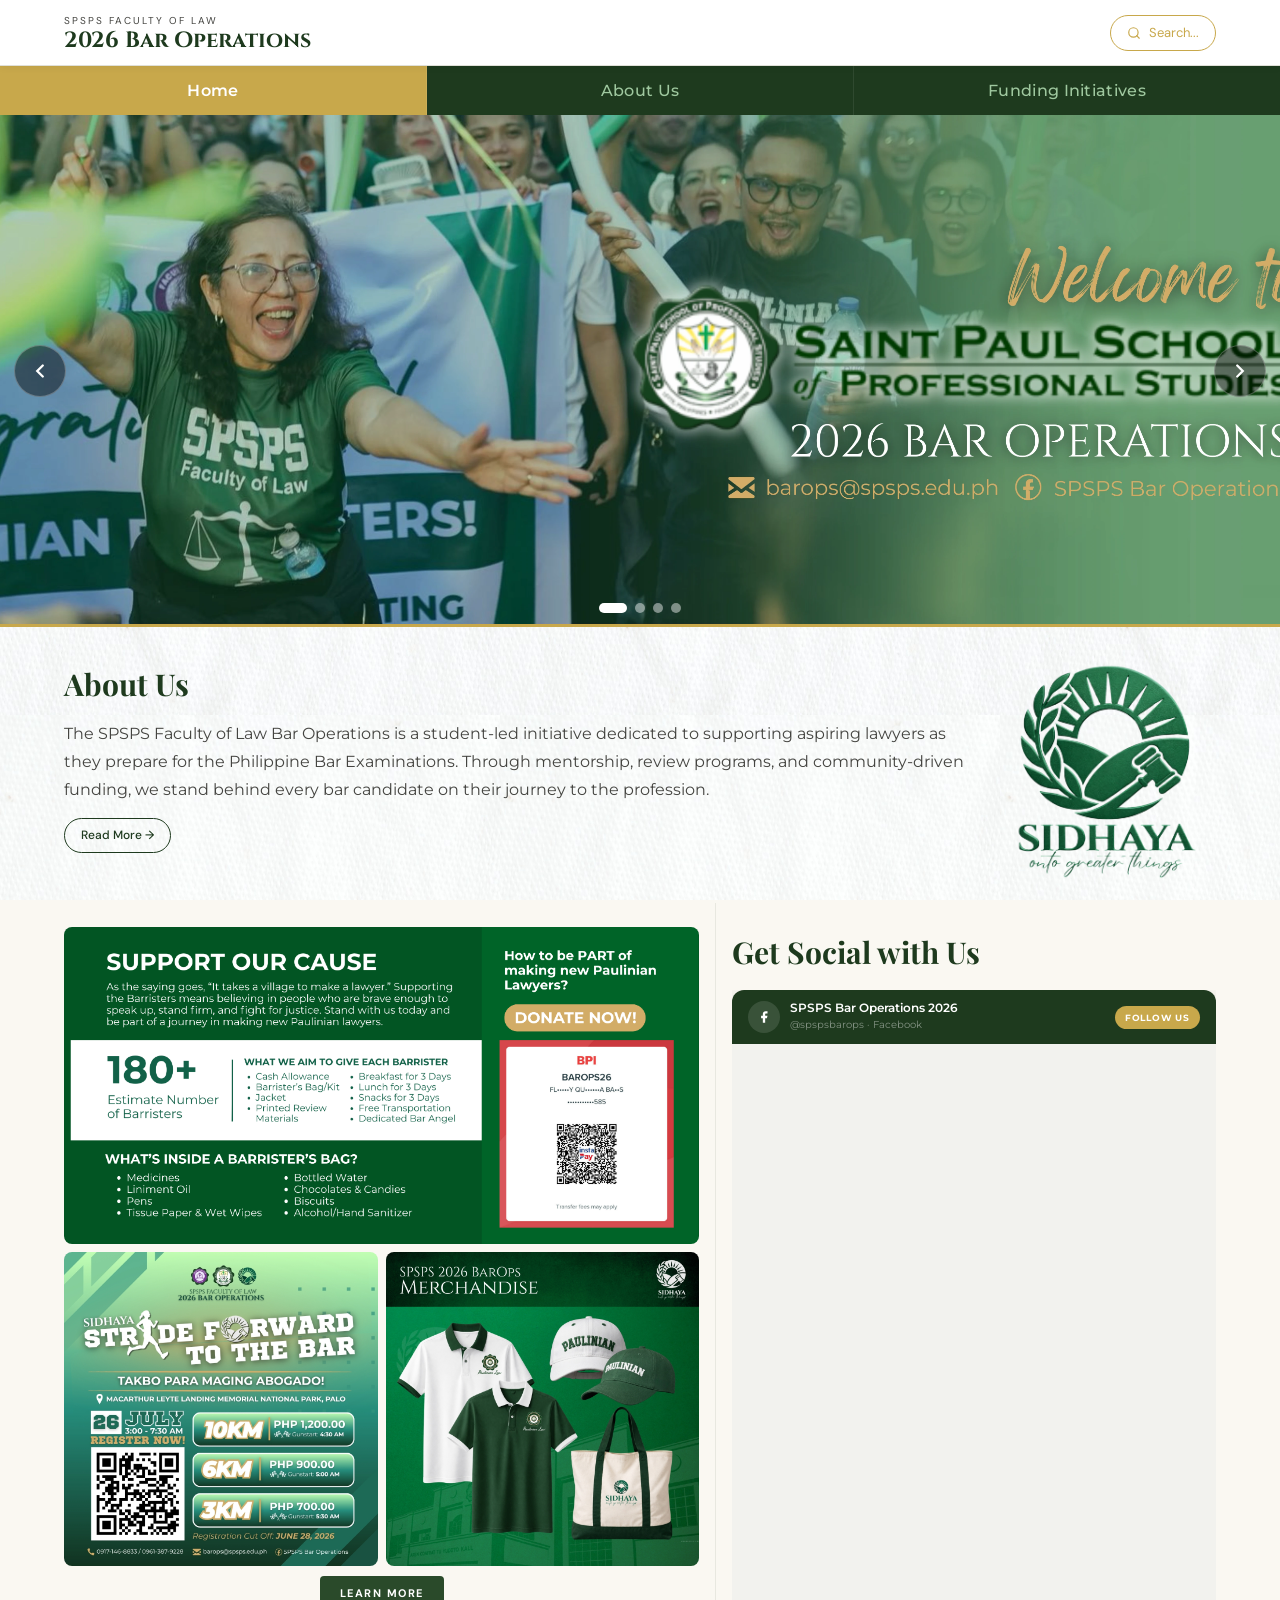
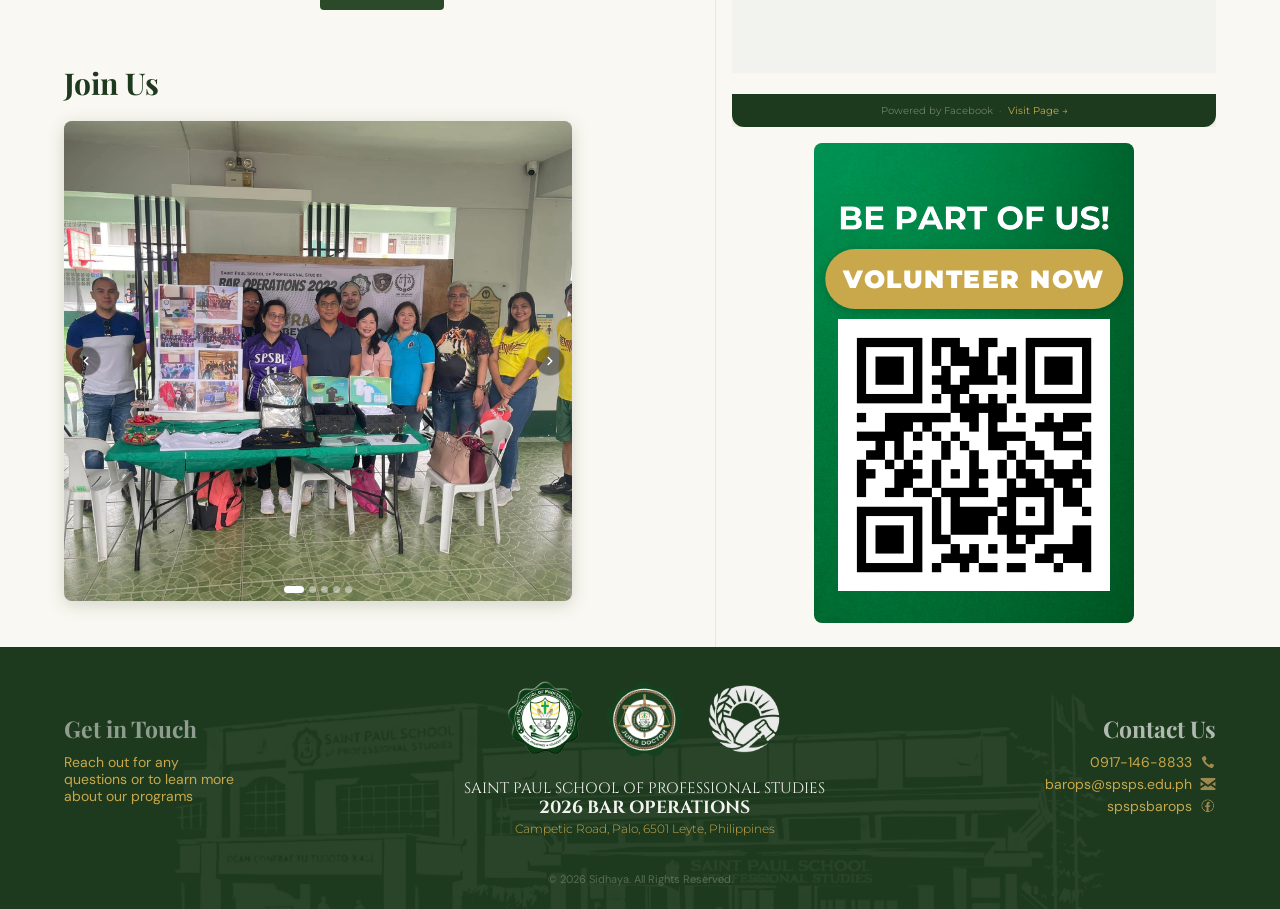
<file: index.html>
<!DOCTYPE html>
<html lang="en">
<head>
  <meta charset="UTF-8" />
  <meta name="viewport" content="width=device-width, initial-scale=1.0" />
  <title>SPSPS Faculty of Law — 2026 Bar Operations</title>
  <meta name="description" content="SPSPS Faculty of Law 2026 Bar Operations — supporting aspiring lawyers through community, activities, and funding initiatives." />

  <link rel="dns-prefetch" href="//connect.facebook.net">
  <link rel="dns-prefetch" href="//www.facebook.com">
  <link rel="dns-prefetch" href="//static.xx.fbcdn.net">

  <link rel="preload" as="image" href="assets/images/slides/slide-1.webp">
  <link rel="preload" as="image" href="assets/images/logos/sidhaya-logo.webp">

  <link rel="preconnect" href="https://fonts.googleapis.com" />
  <link rel="preconnect" href="https://fonts.gstatic.com" crossorigin />
  <link href="https://fonts.googleapis.com/css2?family=Cinzel:wght@400;700&family=Montserrat:wght@300;400;500;600&family=Playfair+Display:ital,wght@0,600;0,700;1,600&family=DM+Sans:wght@300;400;500;600&display=swap" rel="stylesheet">

  <link rel="stylesheet" href="assets/css/main.css">
  <link rel="stylesheet" href="assets/css/home.css">
</head>
<body>

  <header class="site-header">
    <div class="header-inner">
      <div class="header-brand">
        <p class="faculty-label">SPSPS Faculty of Law</p>
        <h1 class="barops-title">2026 Bar Operations</h1>
      </div>
      <div class="header-search" role="search" aria-label="Search">
        <svg viewBox="0 0 24 24" fill="none" stroke="currentColor" stroke-width="2" stroke-linecap="round" stroke-linejoin="round">
          <circle cx="11" cy="11" r="8"/><line x1="21" y1="21" x2="16.65" y2="16.65"/>
        </svg>
        Search...
      </div>
    </div>
  </header>

  <nav class="site-nav" aria-label="Primary navigation">
    <div class="nav-inner">
      <a href="index.html" class="active" aria-current="page">Home</a>
      <a href="about.html">About Us</a>
      <a href="funding.html">Funding Initiatives</a>
    </div>
  </nav>

  <section class="hero" aria-label="Photo slideshow">
    <div class="carousel-track" id="carouselTrack">
      <div class="carousel-slide active" aria-hidden="false">
        <img src="assets/images/slides/slide-1.webp" alt="Bar Ops 2026 Opening" fetchpriority="high">
      </div>
      <div class="carousel-slide" style="background:#2e5a2e;" aria-hidden="true">
        <img src="assets/images/slides/slide-2.webp" alt="Bar Ops 2026 Team" loading="lazy">
      </div>
      <div class="carousel-slide" style="background:#264a26;" aria-hidden="true">
        <img src="assets/images/slides/slide-3.webp" alt="Bar Ops 2026 Event" loading="lazy">
      </div>
      <div class="carousel-slide" style="background:#264a26;" aria-hidden="true">
        <img src="assets/images/slides/slide-4.webp" alt="Bar Ops 2026 Event" loading="lazy">
      </div>
    </div>
    <button class="carousel-btn prev" id="prevBtn" aria-label="Previous slide">
      <svg viewBox="0 0 24 24" fill="none" stroke="currentColor" stroke-width="2.5" stroke-linecap="round"><polyline points="15 18 9 12 15 6"/></svg>
    </button>
    <button class="carousel-btn next" id="nextBtn" aria-label="Next slide">
      <svg viewBox="0 0 24 24" fill="none" stroke="currentColor" stroke-width="2.5" stroke-linecap="round"><polyline points="9 6 15 12 9 18"/></svg>
    </button>
    <div class="carousel-dots" role="tablist" aria-label="Slide navigation">
      <button class="carousel-dot active" role="tab" data-index="0" aria-label="Slide 1" aria-selected="true"></button>
      <button class="carousel-dot"        role="tab" data-index="1" aria-label="Slide 2" aria-selected="false"></button>
      <button class="carousel-dot"        role="tab" data-index="2" aria-label="Slide 3" aria-selected="false"></button>
      <button class="carousel-dot"        role="tab" data-index="3" aria-label="Slide 4" aria-selected="false"></button>
    </div>
    <div class="carousel-progress" aria-hidden="true">
      <div class="carousel-progress-bar" id="progressBar"></div>
    </div>
  </section>

  <main>
    <div class="page-body">

      <section class="about-section fade-up" aria-labelledby="about-heading">
        <div class="about-text">
          <h2 class="section-heading" id="about-heading">About Us</h2>
          <p>The SPSPS Faculty of Law Bar Operations is a student-led initiative dedicated to supporting aspiring lawyers as they prepare for the Philippine Bar Examinations. Through mentorship, review programs, and community-driven funding, we stand behind every bar candidate on their journey to the profession.</p>
          <a href="about.html" class="read-more-btn">Read More &rarr;</a>
        </div>
        <div class="logo-block">
          <div class="logo-ring">
            <img src="assets/images/logos/sidhaya-logo.webp" alt="Sidhaya logo">
          </div>
        </div>
      </section>

      
      <div class="main-two-col">

        
        <div class="main-left-col">

          
          <div class="support-col fade-up">
            <div class="support-collage">
              <div class="support-collage-top">
                <img src="assets/images/funding/support.png" alt="Support Our Cause — 180+ Barristers, donation details" loading="lazy">
              </div>
              <div class="support-collage-bottom">
                <div class="support-collage-cell">
                  <img src="assets/images/funding/fun_run.jpg" alt="Sidhaya Stride Forward to the Bar Fun Run" loading="lazy">
                </div>
                <div class="support-collage-cell">
                  <img src="assets/images/funding/all_merch.jpg" alt="SPSPS 2026 BarOps Merchandise" loading="lazy">
                </div>
              </div>
            </div>
            <a href="funding.html" class="learn-more-btn support-learn-more">LEARN MORE</a>
          </div>

          
          <section class="join-section fade-up" aria-labelledby="join-heading" id="volunteer">
            <h2 class="col-heading" id="join-heading">Join Us</h2>
            <div class="join-inner">

              
              <div class="join-carousel" aria-label="Join Us photos">
                <div class="join-carousel-track" id="joinCarouselTrack">
                  <div class="join-carousel-slide active" aria-hidden="false">
                    <img src="assets/images/join_us/join1.jpg" alt="Join Us — Bar Ops event" loading="lazy">
                  </div>
                  <div class="join-carousel-slide" aria-hidden="true">
                    <img src="assets/images/join_us/join2.jpg" alt="Join Us — community gathering" loading="lazy">
                  </div>
                  <div class="join-carousel-slide" aria-hidden="true">
                    <img src="assets/images/join_us/join3.jpg" alt="Join Us — Bar Ops rally" loading="lazy">
                  </div>
                  <div class="join-carousel-slide" aria-hidden="true">
                    <img src="assets/images/join_us/join4.jpg" alt="Join Us — merchandise distribution" loading="lazy">
                  </div>
                  <div class="join-carousel-slide" aria-hidden="true">
                    <img src="assets/images/join_us/join5.jpg" alt="Join Us — Bar Ops 2025 team" loading="lazy">
                  </div>
                </div>
                <button class="join-carousel-btn prev" id="joinPrevBtn" aria-label="Previous photo">
                  <svg viewBox="0 0 24 24" fill="none" stroke="currentColor" stroke-width="2.5" stroke-linecap="round"><polyline points="15 18 9 12 15 6"/></svg>
                </button>
                <button class="join-carousel-btn next" id="joinNextBtn" aria-label="Next photo">
                  <svg viewBox="0 0 24 24" fill="none" stroke="currentColor" stroke-width="2.5" stroke-linecap="round"><polyline points="9 6 15 12 9 18"/></svg>
                </button>
                <div class="join-carousel-dots" role="tablist" aria-label="Photo navigation">
                  <button class="join-carousel-dot active" role="tab" data-jindex="0" aria-label="Photo 1" aria-selected="true"></button>
                  <button class="join-carousel-dot" role="tab" data-jindex="1" aria-label="Photo 2" aria-selected="false"></button>
                  <button class="join-carousel-dot" role="tab" data-jindex="2" aria-label="Photo 3" aria-selected="false"></button>
                  <button class="join-carousel-dot" role="tab" data-jindex="3" aria-label="Photo 4" aria-selected="false"></button>
                  <button class="join-carousel-dot" role="tab" data-jindex="4" aria-label="Photo 5" aria-selected="false"></button>
                </div>
              </div>



            </div>
          </section>

        </div>

        
        <div class="social-col fade-up">
          <h2 class="col-heading">Get Social with Us</h2>
          <div class="fb-scale-wrap" id="fbScaleWrap">
            <div id="fbPlaceholder" class="fb-placeholder" aria-label="Facebook feed loading…">
              <svg viewBox="0 0 24 24" fill="none" stroke="currentColor" stroke-width="1.5" width="28" height="28" aria-hidden="true">
                <path d="M18 2h-3a5 5 0 0 0-5 5v3H7v4h3v8h4v-8h3l1-4h-4V7a1 1 0 0 1 1-1h3z"/>
              </svg>
              <p>Facebook feed</p>
            </div>
          </div>
          
          <div class="social-qr">
            <div class="qr-wrap">
              <img
                src="assets/images/join_us/qr.png"
                alt="Volunteer QR Code — Be part of the 2026 Bar Operations Committee"
                loading="lazy"
                class="qr-img"
              >
              <a
                href="https://bit.ly/Sidhaya2026"
                target="_blank"
                rel="noopener noreferrer"
                class="qr-volunteer-btn"
                aria-label="Volunteer Now — Be part of the 2026 Bar Operations Committee"
              >
                VOLUNTEER NOW
              </a>
            </div>
          </div>
        </div>

      </div>

    </div>
  </main>

  <footer class="site-footer" aria-label="Site footer">
    <div class="footer-grid">
      <div class="footer-touch">
        <h4>Get in Touch</h4>
        <p>Reach out for any questions or to learn more about our programs</p>
      </div>
      <div class="footer-logos" aria-label="Partner logos">
        <div class="logo-group">
          <div class="footer-logo-ring">
            <img src="assets/images/logos/spsps-logo.webp" alt="SPSPS Logo" loading="lazy">
          </div>
          <div class="footer-logo-ring">
            <img src="assets/images/logos/jd-logo.webp" alt="JD Logo" loading="lazy">
          </div>
          <div class="footer-logo-ring">
            <img src="assets/images/logos/sidhaya-logo-white.webp" alt="Sidhaya Logo" loading="lazy">
          </div>
        </div>
        <div class="footer-text">
          <h4 class="footer-title">
            <span class="line1">SAINT PAUL SCHOOL OF PROFESSIONAL STUDIES</span><br>
            <span class="line2">2026 BAR OPERATIONS</span>
          </h4>
          <h5 class="footer-address">
            Campetic Road, Palo, 6501 Leyte, Philippines
          </h5>
        </div>
      </div>
      <div class="footer-contact">
        <h4>Contact Us</h4>
        <ul class="contact-list">
          <li>
            <span>0917-146-8833</span>
            <img src="assets/images/icons/phone.png" alt="Phone" width="14" height="14" loading="lazy">
          </li>
          <li>
            <span><a href="mailto:barops@spsps.edu.ph" style="color: var(--gold); font-size:14px;">barops@spsps.edu.ph</a></span>
            <img src="assets/images/icons/email.png" alt="Email" width="14" height="14" loading="lazy">
          </li>
          <li>
            <span>spspsbarops</span>
            <img src="assets/images/icons/facebook.png" alt="Facebook" width="14" height="14" loading="lazy">
          </li>
        </ul>
      </div>
    </div>
    <div class="footer-bottom">&copy; 2026 Sidhaya. All Rights Reserved.</div>
  </footer>

  <script src="assets/js/home.js" defer></script>
  <script src="assets/js/main.js" defer></script>
</body>
</html>
</file>
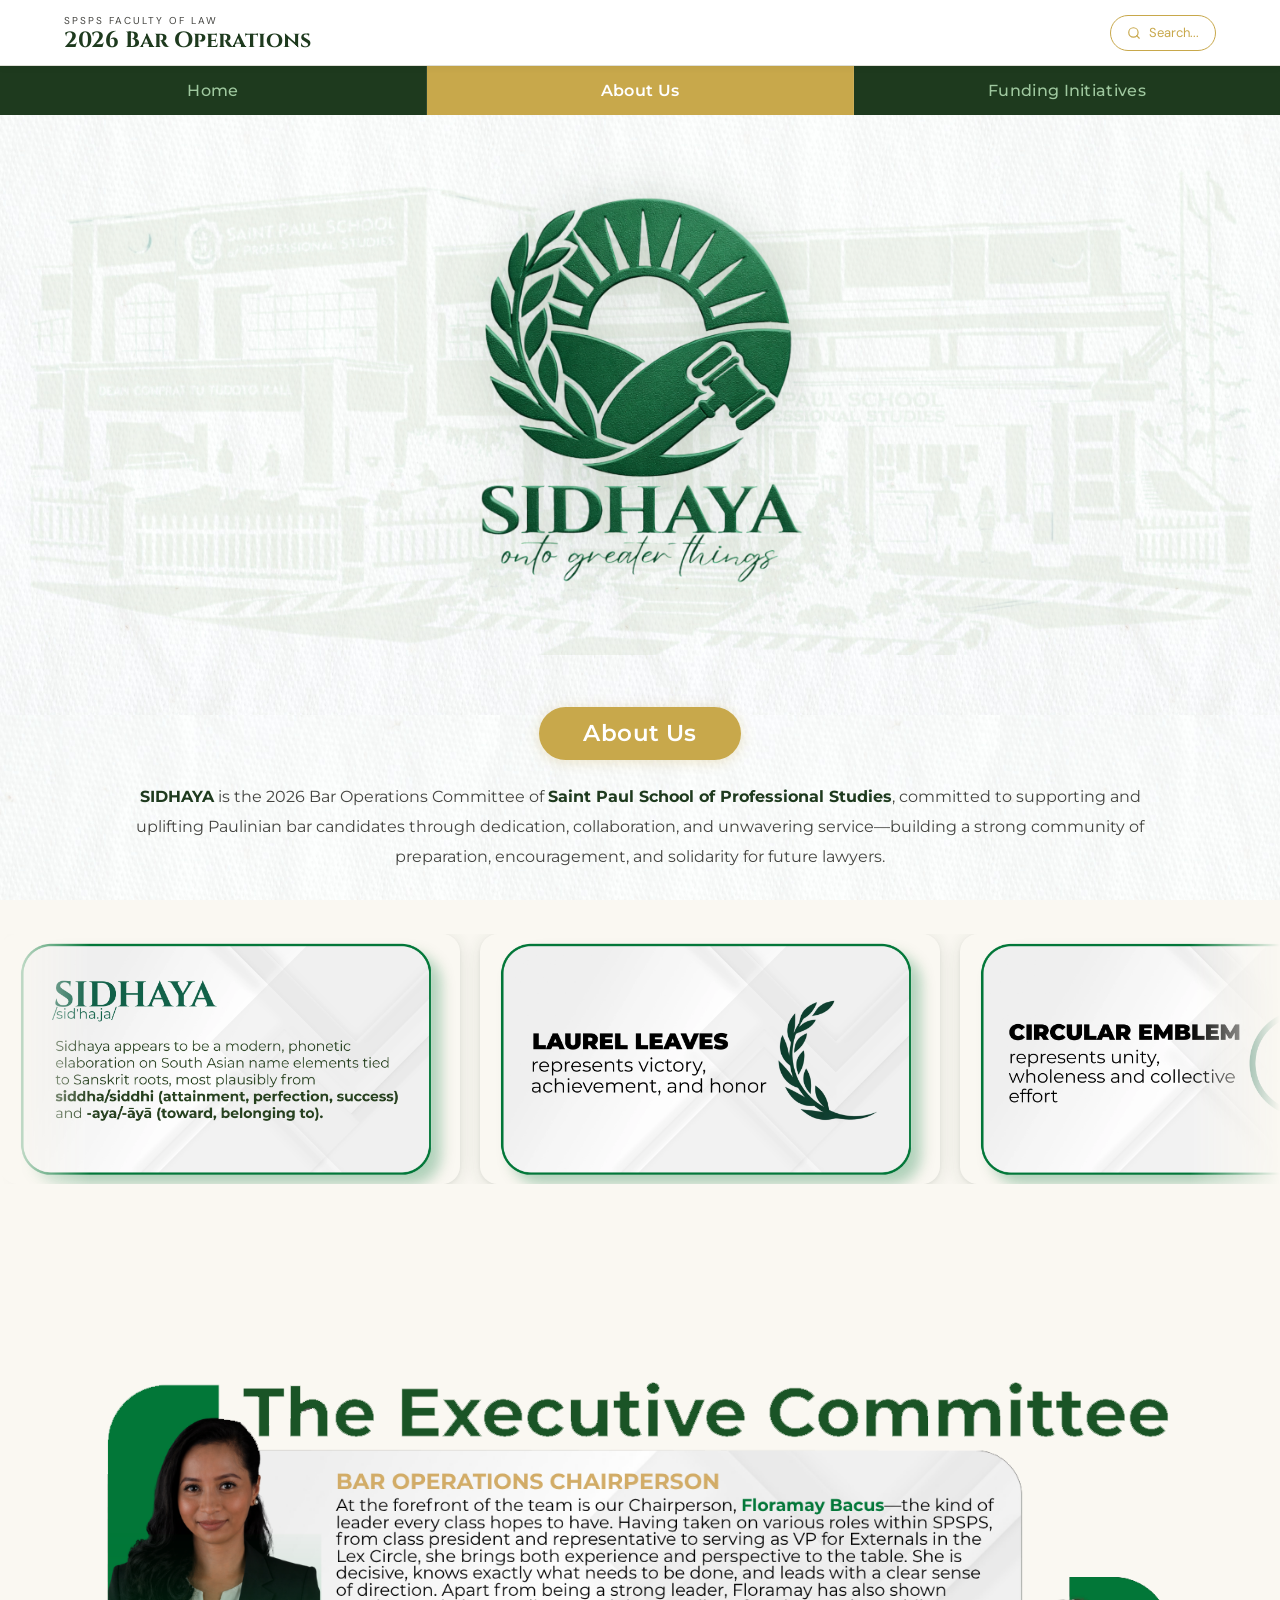
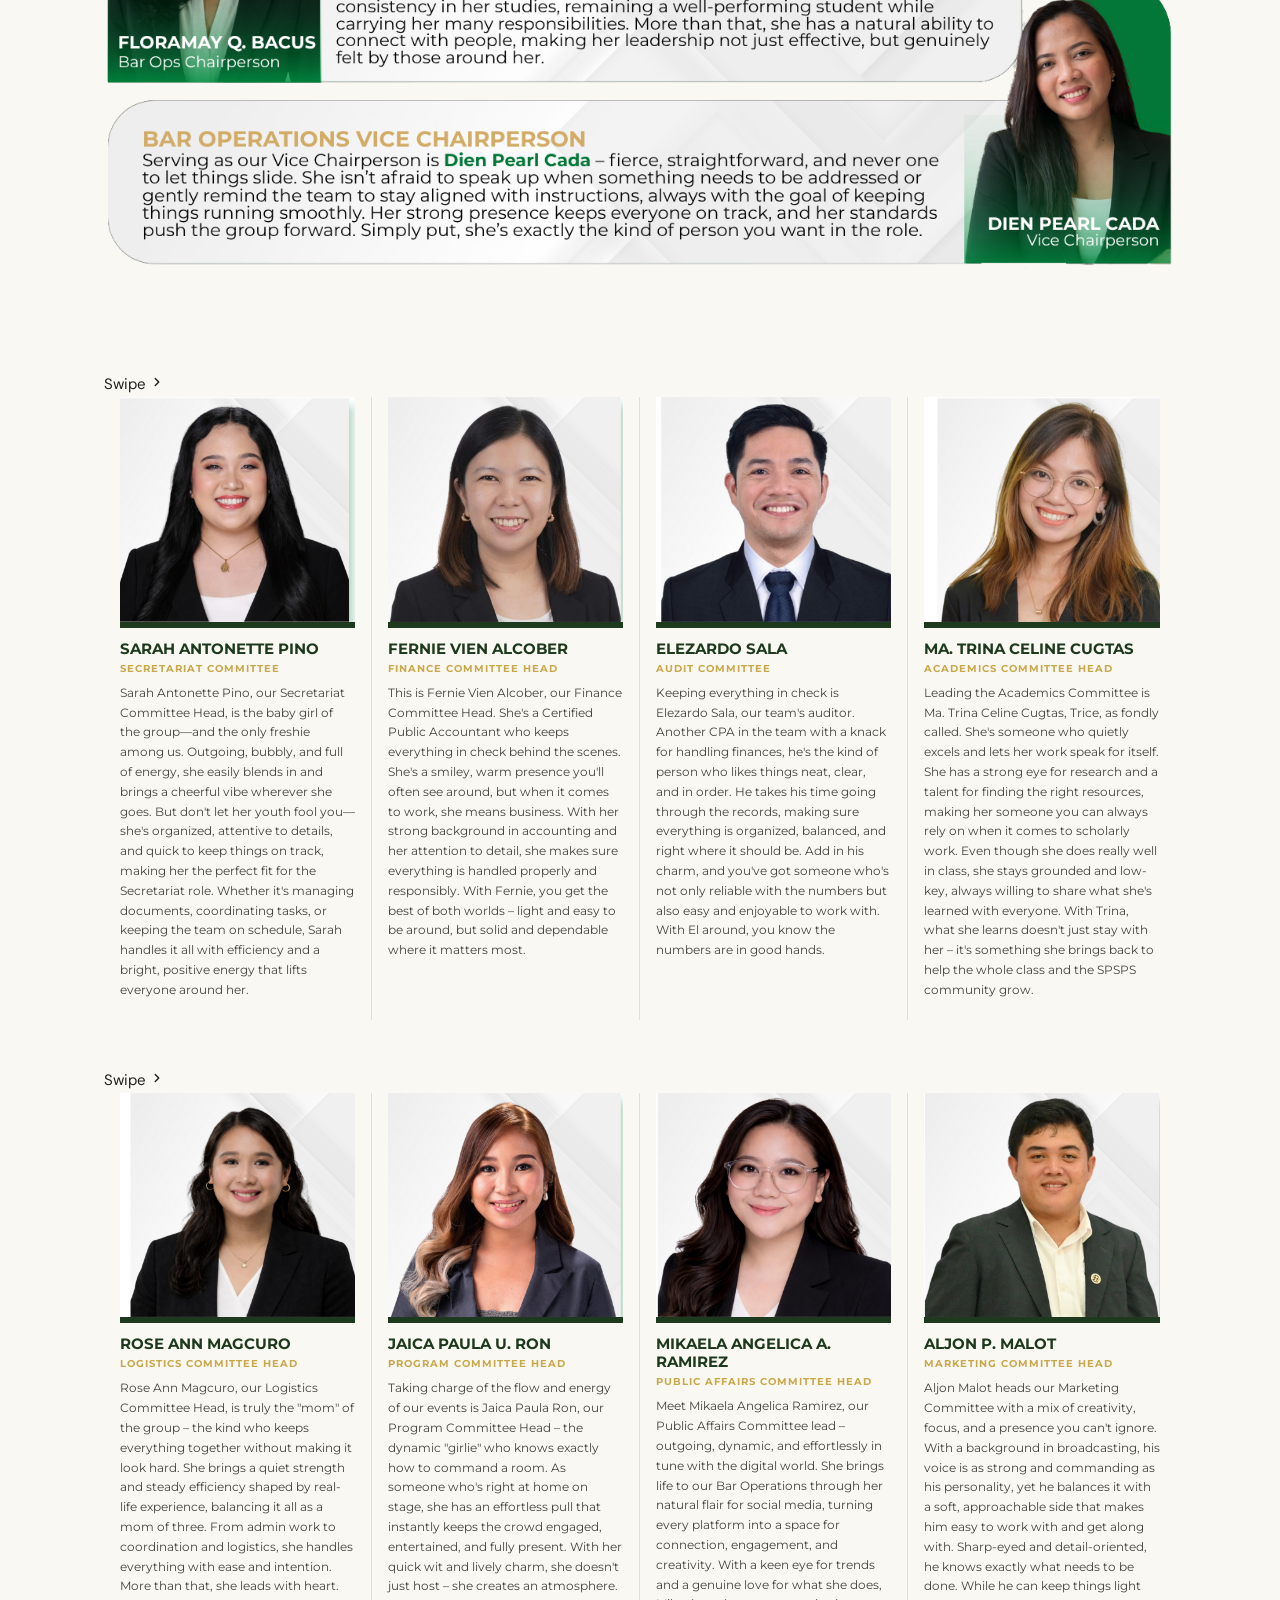
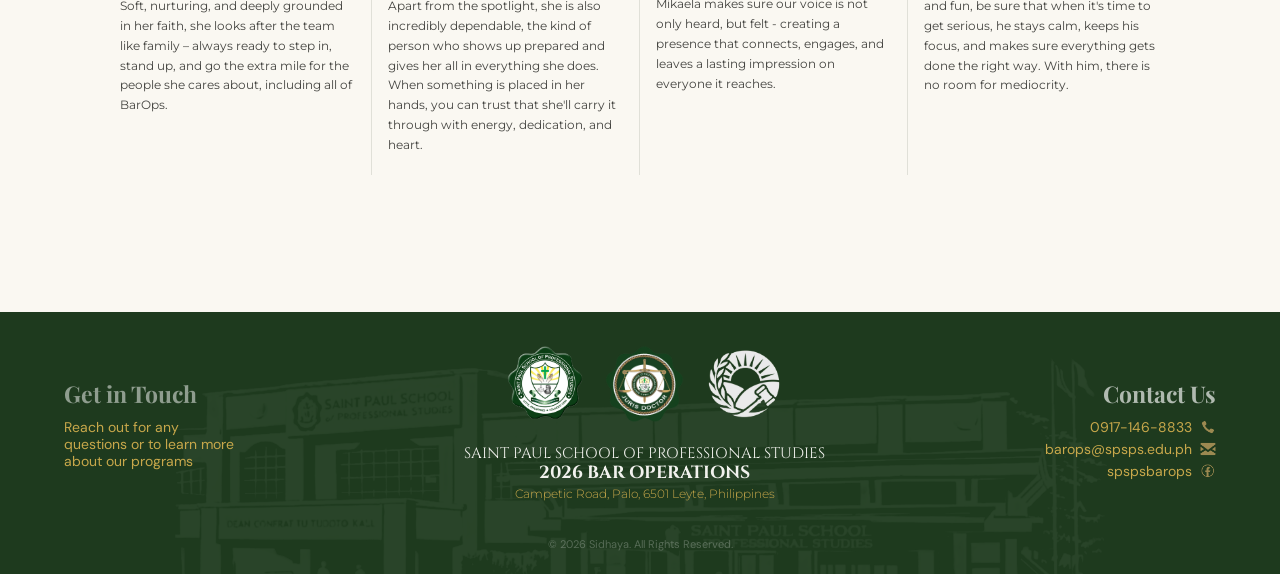
<file: about.html>
<!DOCTYPE html>
<html lang="en">

<head>
  <meta charset="UTF-8" />
  <meta name="viewport" content="width=device-width, initial-scale=1.0" />
  <title>About Us — SPSPS Faculty of Law 2026 Bar Operations</title>
  <meta name="description" content="About SPSPS Faculty of Law 2026 Bar Operations." />

  
  <link rel="preload" as="image" href="assets/images/hero/about-hero-bg.webp">
  <link rel="preload" as="image" href="assets/images/logos/sidhaya-logo.webp">

  <link rel="preconnect" href="https://fonts.googleapis.com" />
  <link rel="preconnect" href="https://fonts.gstatic.com" crossorigin />
  <link
    href="https://fonts.googleapis.com/css2?family=Cinzel:wght@400;700&family=Montserrat:wght@300;400;500;600;700;900;1000&family=Playfair+Display:ital,wght@0,600;0,700;1,600&family=DM+Sans:wght@300;400;500;600&display=swap"
    rel="stylesheet">

  <link rel="stylesheet" href="assets/css/main.css">
  <link rel="stylesheet" href="assets/css/about.css">
</head>

<body>

  <header class="site-header">
    <div class="header-inner">
      <div class="header-brand">
        <p class="faculty-label">SPSPS Faculty of Law</p>
        <h1 class="barops-title">2026 Bar Operations</h1>
      </div>
      <div class="header-search" role="search" aria-label="Search">
        <svg viewBox="0 0 24 24" fill="none" stroke="currentColor" stroke-width="2" stroke-linecap="round"
          stroke-linejoin="round">
          <circle cx="11" cy="11" r="8" />
          <line x1="21" y1="21" x2="16.65" y2="16.65" />
        </svg>
        Search...
      </div>
    </div>
  </header>

  <nav class="site-nav" aria-label="Primary navigation">
    <div class="nav-inner">
      <a href="index.html">Home</a>
      <a href="about.html" class="active" aria-current="page">About Us</a>
      <a href="funding.html">Funding Initiatives</a>
    </div>
  </nav>

  <main>

   
    <section class="about-hero" aria-label="About Us Hero">
      <div class="about-hero-content">
        
        <img class="about-hero-logo" src="assets/images/logos/sidhaya-logo.webp" alt="Sidhaya — onto greater things"
          fetchpriority="high">
      </div>
    </section>

   
    <div class="about-content">
      <span class="about-badge">About Us</span>
      <p class="about-description">
        <strong>SIDHAYA</strong> is the 2026 Bar Operations Committee of <strong>Saint Paul School
          of Professional Studies</strong>, committed to supporting and uplifting
        Paulinian bar candidates through dedication, collaboration, and
        unwavering service—building a strong community of preparation,
        encouragement, and solidarity for future lawyers.
      </p>
    </div>

    
    <section class="carousel-section" aria-label="Sidhaya symbol cards">
      <div class="carousel-track-wrap">
        <div class="carousel-track">
          
          <div class="carousel-card">
            <img src="assets/images/cards/card-1.webp" alt="Sidhaya — name and meaning">
          </div>
          <div class="carousel-card">
            <img src="assets/images/cards/card-2.webp" alt="Laurel Leaves — victory, achievement, and honor">
          </div>
          <div class="carousel-card">
            <img src="assets/images/cards/card-3.webp" alt="Circular Emblem — unity, wholeness and collective effort"
              loading="lazy">
          </div>
          <div class="carousel-card">
            <img src="assets/images/cards/card-4.webp" alt="Rising Sun with Rays — hope, new beginnings, and success"
              loading="lazy">
          </div>
          <div class="carousel-card">
            <img src="assets/images/cards/card-5.webp" alt="Gavel — law and justice" loading="lazy">
          </div>
          <div class="carousel-card">
            <img src="assets/images/cards/card-6.webp" alt="Landscape / Field — journey and progress" loading="lazy">
          </div>
         
          <div class="carousel-card" aria-hidden="true"><img src="assets/images/cards/card-1.webp" alt=""
              loading="lazy"></div>
          <div class="carousel-card" aria-hidden="true"><img src="assets/images/cards/card-2.webp" alt=""
              loading="lazy"></div>
          <div class="carousel-card" aria-hidden="true"><img src="assets/images/cards/card-3.webp" alt=""
              loading="lazy"></div>
          <div class="carousel-card" aria-hidden="true"><img src="assets/images/cards/card-4.webp" alt=""
              loading="lazy"></div>
          <div class="carousel-card" aria-hidden="true"><img src="assets/images/cards/card-5.webp" alt=""
              loading="lazy"></div>
          <div class="carousel-card" aria-hidden="true"><img src="assets/images/cards/card-6.webp" alt=""
              loading="lazy"></div>
        </div>
      </div>
    </section>

    
    <section class="committee-section" aria-labelledby="committee-heading">

      
      <div class="exec-banner">
        <img src="assets/images/committee/exec.png" alt="The Executive Committee — Floramay Q. Bacus, Bar Operations Chairperson and Dien Pearl Cada, Vice Chairperson" loading="lazy">
      </div>

      <div class="member-row member-row--row1">
        <div class="member-swipe-hint" id="swipeHint1" aria-hidden="true">
          Swipe
          <svg viewBox="0 0 24 24" fill="none" stroke="currentColor" stroke-width="2.5"
               stroke-linecap="round" stroke-linejoin="round" width="14" height="14">
            <polyline points="9 6 15 12 9 18"/>
          </svg>
        </div>
        <div class="member-grid member-grid--row1" id="memberGrid1">
          <div class="member-info member-info--row1">
            <div class="member-strip member-strip--row1">
              <img src="assets/images/committee/pino.png" alt="Sarah Antonette Pino" loading="lazy">
            </div>
            <h4 class="member-name member-name--row1">SARAH ANTONETTE PINO</h4>
            <p class="member-role member-role--row1">Secretariat Committee</p>
            <p class="member-desc member-desc--row1">Sarah Antonette Pino, our Secretariat Committee Head, is the baby
              girl of the group—and the only freshie among us.
              Outgoing, bubbly, and full of energy, she easily blends in and brings a cheerful vibe wherever she goes.
              But don't let her youth fool you—she's organized,
              attentive to details, and quick to keep things on track, making her the perfect fit for the Secretariat
              role. Whether it's managing documents, coordinating
              tasks, or keeping the team on schedule, Sarah handles it all with efficiency and a bright, positive energy
              that lifts everyone around her.</p>
          </div>
          
          <div class="member-info member-info--row1">
            <div class="member-strip member-strip--row1">
              <img src="assets/images/committee/alcober.png" alt="Fernie Vien Alcober" loading="lazy">
            </div>
            <h4 class="member-name member-name--row1">FERNIE VIEN ALCOBER</h4>
            <p class="member-role member-role--row1">Finance Committee Head</p>
            <p class="member-desc member-desc--row1">This is Fernie Vien Alcober, our Finance Committee Head. She's a
              Certified Public Accountant who keeps everything in
              check behind the scenes. She's a smiley, warm presence you'll often see around, but when it comes to work,
              she means business. With her strong background
              in accounting and her attention to detail, she makes sure everything is handled properly and responsibly.
              With Fernie, you get the best of both worlds –
              light and easy to be around, but solid and dependable where it matters most.</p>
          </div>
          <div class="member-info member-info--row1">
            <div class="member-strip member-strip--row1">
              <img src="assets/images/committee/sala.png" alt="Elezardo Sala" loading="lazy">
            </div>
            <h4 class="member-name member-name--row1">ELEZARDO SALA</h4>
            <p class="member-role member-role--row1">Audit Committee</p>
            <p class="member-desc member-desc--row1">Keeping everything in check is Elezardo Sala, our team's auditor.
              Another CPA in the team with a knack for handling
              finances, he's the kind of person who likes things neat, clear, and in order. He takes his time going
              through the records, making sure everything is organized,
              balanced, and right where it should be. Add in his charm, and you've got someone who's not only reliable
              with the numbers but also easy and enjoyable to work
              with. With El around, you know the numbers are in good hands.</p>
          </div>
          <div class="member-info member-info--row1">
            <div class="member-strip member-strip--row1">
              <img src="assets/images/committee/cugtas.png" alt="Maria Trina Celine Cugtas" loading="lazy">
            </div>
            <h4 class="member-name member-name--row1">MA. TRINA CELINE CUGTAS</h4>
            <p class="member-role member-role--row1">Academics Committee Head</p>
            <p class="member-desc member-desc--row1">Leading the Academics Committee is Ma. Trina Celine Cugtas,
              Trice, as fondly called. She's someone who quietly excels
              and lets her work speak for itself. She has a strong eye for research and a talent for finding the right
              resources, making her someone you can always rely on
              when it comes to scholarly work. Even though she does really well in class, she stays grounded and
              low-key, always willing to share what she's learned with everyone.
              With Trina, what she learns doesn't just stay with her – it's something she brings back to help the whole
              class and the SPSPS community grow.</p>
          </div>
        </div>
        <div class="member-dots" id="memberDots1" role="tablist" aria-label="Row 1 member navigation"></div>
      </div>

      <div class="member-row member-row--row2">
        <div class="member-swipe-hint" id="swipeHint2" aria-hidden="true">
          Swipe
          <svg viewBox="0 0 24 24" fill="none" stroke="currentColor" stroke-width="2.5"
               stroke-linecap="round" stroke-linejoin="round" width="14" height="14">
            <polyline points="9 6 15 12 9 18"/>
          </svg>
        </div>
        <div class="member-grid member-grid--row2" id="memberGrid2">
          <div class="member-info member-info--row2">
            <div class="member-strip member-strip--row2">
              <img src="assets/images/committee/magcuro.png" alt="Rose Ann Magcuro" loading="lazy">
            </div>
            <h4 class="member-name member-name--row2">ROSE ANN MAGCURO</h4>
            <p class="member-role member-role--row2">Logistics Committee Head</p>
            <p class="member-desc member-desc--row2">Rose Ann Magcuro, our Logistics Committee Head, is truly the "mom"
              of the group – the kind who keeps everything together without making it look hard. She brings a quiet
              strength and steady efficiency shaped by
              real-life experience, balancing it all as a mom of three. From admin work to coordination and logistics,
              she handles everything with ease and intention.
              More than that, she leads with heart. Soft, nurturing, and deeply grounded in her faith, she looks after
              the team like family – always ready to step in, stand up, and
              go the extra mile for the people she cares about, including all of BarOps.</p>
          </div>
          <div class="member-info member-info--row2">
            <div class="member-strip member-strip--row2">
              <img src="assets/images/committee/ron.png" alt="Jaica Paula Ron" loading="lazy">
            </div>
            <h4 class="member-name member-name--row2">JAICA PAULA U. RON</h4>
            <p class="member-role member-role--row2">Program Committee Head</p>
            <p class="member-desc member-desc--row2">Taking charge of the flow and energy of our events is Jaica Paula
              Ron, our Program Committee Head – the dynamic "girlie" who knows exactly how to command a room. As someone
              who's right at home on stage, she has an effortless
              pull that instantly keeps the crowd engaged, entertained, and fully present. With her quick wit and lively
              charm, she doesn't just host – she creates an atmosphere.
              Apart from the spotlight, she is also incredibly dependable, the kind of person who shows up prepared and
              gives her all in everything she does. When something is
              placed in her hands, you can trust that she'll carry it through with energy, dedication, and heart.</p>
          </div>
          <div class="member-info member-info--row2">
            <div class="member-strip member-strip--row2">
              <img src="assets/images/committee/ramirez.png" alt="Mikaela Angelica Ramirez" loading="lazy">
            </div>
            <h4 class="member-name member-name--row2">MIKAELA ANGELICA A. RAMIREZ</h4>
            <p class="member-role member-role--row2">Public Affairs Committee Head</p>
            <p class="member-desc member-desc--row2">Meet Mikaela Angelica Ramirez, our Public Affairs Committee lead –
              outgoing, dynamic, and effortlessly in tune with the digital world. She brings life to our Bar Operations
              through her natural flair for social media, turning every
              platform into a space for connection, engagement, and creativity. With a keen eye for trends and a genuine
              love for what she does, Mikaela makes sure our voice is not only
              heard, but felt - creating a presence that connects, engages, and leaves a lasting impression on everyone
              it reaches.</p>
          </div>
          <div class="member-info member-info--row2">
            <div class="member-strip member-strip--row2">
              <img src="assets/images/committee/malot.png" alt="Aljon Malot" loading="lazy">
            </div>
            <h4 class="member-name member-name--row2">ALJON P. MALOT</h4>
            <p class="member-role member-role--row2">Marketing Committee Head</p>
            <p class="member-desc member-desc--row2">Aljon Malot heads our Marketing Committee with a mix of creativity,
              focus, and a presence you can't ignore. With a background in broadcasting, his voice is as strong and
              commanding as his personality, yet he balances it with a soft,
              approachable side that makes him easy to work with and get along with. Sharp-eyed and detail-oriented, he
              knows exactly what needs to be done. While he can keep things
              light and fun, be sure that when it's time to get serious, he stays calm, keeps his focus, and makes sure
              everything gets done the right way. With him, there is no room for
              mediocrity.</p>
          </div>
        </div>
        <div class="member-dots" id="memberDots2" role="tablist" aria-label="Row 2 member navigation"></div>
      </div>

    </section>

  </main>

  <footer class="site-footer" aria-label="Site footer">
    <div class="footer-grid">
      <div class="footer-touch">
        <h4>Get in Touch</h4>
        <p>Reach out for any questions or to learn more about our programs</p>
      </div>
      <div class="footer-logos" aria-label="Partner logos">
        <div class="logo-group">
          <div class="footer-logo-ring">
            <img src="assets/images/logos/spsps-logo.webp" alt="SPSPS Logo" loading="lazy">
          </div>
          <div class="footer-logo-ring">
            <img src="assets/images/logos/jd-logo.webp" alt="JD Logo" loading="lazy">
          </div>
          <div class="footer-logo-ring">
            <img src="assets/images/logos/sidhaya-logo-white.webp" alt="Sidhaya Logo" loading="lazy">
          </div>
        </div>
        <div class="footer-text">
          <h4 class="footer-title">
            <span class="line1">SAINT PAUL SCHOOL OF PROFESSIONAL STUDIES</span><br>
            <span class="line2">2026 BAR OPERATIONS</span>
          </h4>
          <h5 class="footer-address">
            Campetic Road, Palo, 6501 Leyte, Philippines
          </h5>
        </div>
      </div>
      <div class="footer-contact">
        <h4>Contact Us</h4>
        <ul class="contact-list">
          <li>
            <span>0917-146-8833</span>
            <img src="assets/images/icons/phone.png" alt="Phone" width="14" height="14" loading="lazy">
          </li>
          <li>
            <span><a href="mailto:barops@spsps.edu.ph" style="color: var(--gold); font-size:14px;">barops@spsps.edu.ph</a></span>
            <img src="assets/images/icons/email.png" alt="Email" width="14" height="14" loading="lazy">
          </li>
          <li>
            <span>spspsbarops</span>
            <img src="assets/images/icons/facebook.png" alt="Facebook" width="14" height="14" loading="lazy">
          </li>
        </ul>
      </div>
    </div>
    <div class="footer-bottom">&copy; 2026 Sidhaya. All Rights Reserved.</div>
  </footer>

  <script src="assets/js/about.js" defer></script>
  <script src="assets/js/main.js" defer></script>
</body>
</html>
</file>
<file: assets/css/main.css>
:root {
  --green-dark:  #1e3a1e;
  --green-mid:   #2a4a2a;
  --green-light: #4a7a4a;
  --green-pale:  #e8f0e8;
  --gold:        #c8a84b;
  --gold-light:  #f0dfa0;
  --cream:       #faf8f2;
  --white:       #ffffff;
  --gray-light:  #f2f2ee;
  --gray-mid:    #b0b0a8;
  --gray-dark:   #444440;
  --text:        #222220;
  --max-w:       960px;
}


*, *::before, *::after { box-sizing: border-box; margin: 0; padding: 0; }
html { scroll-behavior: smooth; }
img  { display: block; max-width: 100%; }
a    { text-decoration: none; color: inherit; }


body {
  font-family: 'DM Sans', sans-serif;
  background-color: var(--cream);
  color: var(--text);
  font-size: 15px;
  line-height: 1.7;
}

body::before {
  content: '';
  position: fixed;
  inset: 0;
  background-image: url('../images/background/website-bg.jpg');
  background-repeat: repeat;
  background-size: 500px auto;
  z-index: -1;
  pointer-events: none;
}


.site-header {
  background: var(--white);
  border-bottom: 1px solid #e0e0d8;
  position: sticky; top: 0; z-index: 100;
  box-shadow: 0 1px 8px rgba(0,0,0,0.06);
}
.header-inner {
  width: 100%;
  padding: 12px clamp(16px, 5%, 12.5%);
  display: flex; align-items: center; justify-content: space-between;
}
.header-brand .faculty-label {
  font-size: 10px; letter-spacing: 2px;
  text-transform: uppercase; color: var(--gray-dark); font-weight: 400;
}
.header-brand .barops-title {
  font-family: 'Cinzel', serif;
  font-size: 22px; font-weight: 700;
  color: var(--green-dark); line-height: 1.1;
}
.header-search {
  display: flex; align-items: center; gap: 8px;
  border: 1.5px solid var(--gold); border-radius: 24px;
  padding: 6px 16px; font-size: 13px; color: var(--gold);
  cursor: pointer; transition: background 0.2s;
}
.header-search:hover { background: var(--gold-light); }
.header-search svg { width: 14px; height: 14px; flex-shrink: 0; }


.site-nav { background: var(--green-dark); }
.nav-inner {
  width: 100%;
  display: flex; overflow-x: auto; -webkit-overflow-scrolling: touch;
}
.nav-inner::-webkit-scrollbar { display: none; }
.site-nav a {
  flex: 1; min-width: 80px; text-align: center;
  padding: 11px 6px;
  font-family: 'Montserrat', sans-serif;
  font-size: clamp(12px, 1.4vw, 16px); font-weight: 500;
  color: #9fc89f; letter-spacing: 0.3px;
  border-right: 1px solid rgba(255,255,255,0.08);
  transition: background 0.2s, color 0.2s; white-space: nowrap;
}
.site-nav a:last-child { border-right: none; }
.site-nav a:hover      { background: rgba(255,255,255,0.07); color: #fff; }
.site-nav a.active     { background: var(--gold); color: var(--white); font-weight: 600; }


.site-footer {
  position: relative;
  background-color: var(--green-dark);
  overflow: hidden;
  padding: 32px 0 20px;
}
.site-footer::before {
  content: "";
  position: absolute;
  inset: 0;
  background-image: url('../images/background/footer-bg.webp');
  background-repeat: no-repeat;
  background-size: 75%;
  background-position: center 30%;
  opacity: 0.05;
  z-index: 0;
}
.site-footer * { position: relative; z-index: 1; }
.footer-grid {
  display: grid;
  grid-template-columns: auto 1fr auto;
  align-items: start;
  gap: 24px;
  width: 100%;
  padding: 0 clamp(16px, 5%, 12.5%) 20px;
}
.footer-touch h4 { font-family: 'Playfair Display', serif; font-size: 23px; color: rgba(255,255,255,0.5); margin-bottom: 6px; margin-top: 30px; }
.footer-touch p  { font-size: 14px; color: var(--gold); line-height: 1.2; max-width: 180px; }
.footer-logos { display: flex; flex-direction: column; gap: 20px; align-items: center; justify-content: center; }
.footer-logo-ring { width: 80px; height: 80px; }
.logo-group { display: flex; gap: 20px; justify-content: center; }
.footer-logo-ring:hover { border-color: var(--gold); }
.footer-logo-ring img { width: 100%; height: 100%; object-fit: cover; }
.footer-title { color: var(--gray-light); text-align: center; margin: 0; line-height: 1.2; }
.footer-title .line1 { font-family: 'Cinzel', serif; font-weight: 400; }
.footer-title .line2 { font-family: 'Cinzel', serif; font-size: 1.1rem; font-weight: 700; }
.footer-address {
  font-family: 'Montserrat', sans-serif;
  color: var(--gold);
  text-align: center;
  font-weight: 300;
  margin: 5px 0 0;
  line-height: 0.8;
}
.footer-contact h4 { font-family: 'Playfair Display', serif; font-size: 23px; color: rgba(255,255,255,0.65); margin-bottom: 6px; text-align: right; margin-top: 30px; }
.contact-list { list-style: none; line-height: 1.1; }
.contact-list li { display: flex; align-items: center; justify-content: flex-end; gap: 8px; margin-bottom: 6px; }
.contact-list li img  { width: 16px; height: 16px; flex-shrink: 0; opacity: 0.7; object-fit: contain; }
.contact-list li span { font-size: 14px; color: var(--gold); }
.footer-bottom {
  margin: 16px auto 0;
  padding: 0 clamp(16px, 5%, 12.5%);
  text-align: center;
  font-size: 11px;
  color: rgba(255,255,255,0.25);
}


@media (max-width: 640px) {
  .header-inner { padding: 10px 4%; }
  .header-brand .barops-title { font-size: 17px; }
  .footer-grid {
    grid-template-columns: 1fr 1fr;
    grid-template-areas: "logos logos" "touch contact";
    padding: 0 4% 20px;
  }
  .footer-logos  { grid-area: logos; justify-content: center; margin-bottom: 8px; }
  .footer-touch  { grid-area: touch; }
  .footer-contact { grid-area: contact; }
  .footer-contact h4 { text-align: left; }
  .contact-list li   { justify-content: flex-start; }
  .footer-bottom { padding: 0 4%; }
}
@media (min-width: 641px) and (max-width: 1024px) {
  .footer-grid { padding: 0 4% 20px; gap: 16px; }
  .footer-bottom { padding: 0 4%; }
}

body.search-open { overflow: hidden; }


.search-modal {
  display: none;
  position: fixed;
  inset: 0;
  z-index: 999;
}
.search-modal.is-open { display: block; }


.search-modal-backdrop {
  position: absolute;
  inset: 0;
  background: rgba(10, 24, 10, 0.55);
  backdrop-filter: blur(3px);
  -webkit-backdrop-filter: blur(3px);
}


.search-modal-box {
  position: absolute;
  top: clamp(60px, 10vh, 120px);
  left: 50%;
  transform: translateX(-50%);
  width: min(680px, 92vw);
  background: var(--white);
  border-radius: 16px;
  box-shadow: 0 20px 60px rgba(0,0,0,0.25);
  overflow: hidden;
  display: flex;
  flex-direction: column;
  max-height: 70vh;
}


.search-modal-header {
  display: flex;
  align-items: center;
  gap: 10px;
  padding: 14px 16px;
  border-bottom: 1px solid #e8e8e0;
  flex-shrink: 0;
}

.search-input-wrap {
  display: flex;
  align-items: center;
  gap: 10px;
  flex: 1;
  background: var(--gray-light);
  border-radius: 10px;
  padding: 8px 14px;
}

.search-input-wrap svg {
  width: 16px; height: 16px;
  flex-shrink: 0;
  color: var(--gray-mid);
}

#searchInput {
  flex: 1;
  border: none;
  background: transparent;
  font-family: 'Montserrat', sans-serif;
  font-size: 14px;
  color: var(--text);
  outline: none;
  min-width: 0;
}

#searchInput::placeholder { color: var(--gray-mid); }

.search-clear-btn {
  display: flex;
  align-items: center;
  justify-content: center;
  background: var(--gray-mid);
  color: var(--white);
  border: none;
  border-radius: 50%;
  width: 16px; height: 16px;
  font-size: 9px;
  cursor: pointer;
  flex-shrink: 0;
  padding: 0;
  line-height: 1;
}

.search-close-btn {
  background: none;
  border: none;
  font-family: 'Montserrat', sans-serif;
  font-size: 12px;
  font-weight: 600;
  color: var(--green-dark);
  cursor: pointer;
  padding: 6px 10px;
  border-radius: 8px;
  flex-shrink: 0;
  transition: background 0.2s;
}
.search-close-btn:hover { background: var(--green-pale); }


.search-modal-body {
  overflow-y: auto;
  flex: 1;
  padding: 12px 16px 16px;
}


.search-hint,
.search-no-results {
  font-family: 'Montserrat', sans-serif;
  font-size: 13px;
  color: var(--gray-mid);
  text-align: center;
  padding: 24px 0;
}
.search-no-results strong { color: var(--text); }


.search-count {
  font-family: 'Montserrat', sans-serif;
  font-size: 11px;
  color: var(--gray-mid);
  text-align: right;
  margin-top: 8px;
  padding-top: 8px;
  border-top: 1px solid #e8e8e0;
}


.search-results-list {
  list-style: none;
  display: flex;
  flex-direction: column;
  gap: 4px;
}


.search-result-item {
  display: flex;
  flex-direction: column;
  gap: 2px;
  padding: 10px 12px;
  border-radius: 10px;
  text-decoration: none;
  transition: background 0.15s;
}
.search-result-item:hover { background: var(--green-pale); }

.search-result-page {
  font-family: 'Montserrat', sans-serif;
  font-size: 9px;
  font-weight: 700;
  letter-spacing: 1.2px;
  text-transform: uppercase;
  color: var(--gold);
}

.search-result-title {
  font-family: 'Montserrat', sans-serif;
  font-size: 14px;
  font-weight: 600;
  color: var(--green-dark);
  line-height: 1.3;
}

.search-result-desc {
  font-family: 'Montserrat', sans-serif;
  font-size: 12px;
  color: var(--gray-dark);
  line-height: 1.5;
}


.search-results-list mark {
  background: var(--gold-light);
  color: var(--green-dark);
  border-radius: 2px;
  padding: 0 1px;
  font-style: normal;
}


@media (max-width: 640px) {
  .search-modal-box {
    top: 48px;
    width: 100vw;
    border-radius: 0 0 16px 16px;
    max-height: 80vh;
  }
}
</file>
<file: assets/css/home.css>
.hero {
  position: relative; overflow: hidden;
  background: var(--green-mid); width: 100%;
  height: clamp(220px, 40vw, 520px);
}
.carousel-track {
  position: relative; width: 100%; height: 100%;
}
.carousel-slide {
  position: absolute; inset: 0;
  display: flex; align-items: center; justify-content: center;
  background: var(--green-mid);
  opacity: 0; transition: opacity 2s ease-in-out;
  pointer-events: none;
  z-index: 1;
}
.carousel-slide.active {
  opacity: 1; pointer-events: auto;
  z-index: 2;
}
.carousel-slide::before {
  content: ''; position: absolute; inset: 0;
  background-image:
    repeating-linear-gradient(45deg,  rgba(255,255,255,0.03) 0 1px, transparent 1px 12px),
    repeating-linear-gradient(-45deg, rgba(255,255,255,0.03) 0 1px, transparent 1px 12px);
}
.slide-placeholder { text-align: center; color: rgba(255,255,255,0.35); z-index: 1; }
.slide-placeholder svg { width: 48px; height: 48px; margin: 0 auto 10px; opacity: 0.5; }
.slide-placeholder p   { font-size: 13px; letter-spacing: 0.5px; }
.carousel-slide img    { width: 100%; height: 100%; object-fit: cover; position: absolute; inset: 0; }
.carousel-btn {
  position: absolute; top: 50%; transform: translateY(-50%);
  background: rgba(0,0,0,0.45); border: 1.5px solid rgba(255,255,255,0.25); color: #fff;
  width: 44px; height: 44px; border-radius: 50%; cursor: pointer;
  display: flex; align-items: center; justify-content: center;
  z-index: 10; transition: background 0.2s;
}
.carousel-btn:hover { background: rgba(0,0,0,0.65); }
.carousel-btn.prev  { left: 14px; }
.carousel-btn.next  { right: 14px; }
.carousel-btn svg   { width: 18px; height: 18px; }
@media (min-width: 768px) {
  .carousel-btn { width: 52px; height: 52px; }
  .carousel-btn svg { width: 22px; height: 22px; }
}
.carousel-dots {
  position: absolute; bottom: 14px;
  left: 50%; transform: translateX(-50%);
  display: flex; gap: 8px; z-index: 10; align-items: center;
}
.carousel-dot {
  width: 10px; height: 10px; border-radius: 50%;
  background: rgba(255,255,255,0.45); border: none; cursor: pointer; padding: 0;
  transition: background 0.25s, width 0.25s, border-radius 0.25s;
  min-width: 10px;
}
.carousel-dot.active { background: var(--white); width: 28px; border-radius: 5px; }


.carousel-progress {
  position: absolute; bottom: 0; left: 0; width: 100%; height: 3px;
  background: rgba(255,255,255,0.15); z-index: 10; overflow: hidden;
}
.carousel-progress-bar {
  height: 100%; width: 0%; background: var(--gold);
  transition: width linear;
}


.page-body { background: transparent; }


.about-section {
  padding: 32px clamp(16px, 5%, 12.5%) 24px;
  display: grid;
  grid-template-columns: 1fr;
  gap: 20px;
  align-items: center;
}
@media (min-width: 600px) {
  .about-section {
    grid-template-columns: 1fr auto;
    gap: 32px;
    align-items: start;
  }
}
.section-heading {
  font-family: 'Playfair Display', serif;
  font-size: 30px; font-weight: 700; color: var(--green-dark); margin-bottom: 10px;
}
.about-text p { font-size: clamp(14px, 2vw, 16px); color: var(--gray-dark); line-height: 1.75; max-width: 1000px; font-family: 'Montserrat', sans-serif; }
.read-more-btn {
  display: inline-flex; align-items: center; gap: 6px; margin-top: 14px;
  border: 1.5px solid var(--green-dark); color: var(--green-dark);
  font-size: 12px; font-weight: 500; padding: 6px 16px; border-radius: 20px;
  transition: background 0.2s, color 0.2s;
}
.read-more-btn:hover { background: var(--green-dark); color: var(--white); }
.logo-block { text-align: left; flex-shrink: 0; }
.logo-ring {
  width: clamp(120px, 20vw, 220px); height: clamp(120px, 20vw, 220px);
  display: flex; align-items: center; justify-content: center;
  margin: 0 auto;
  overflow: hidden;
  position: relative;
}
.logo-ring img { width: 100%; height: 100%; object-fit: cover; }
.logo-ring-placeholder { color: var(--green-light); opacity: 0.5; }
.logo-ring-placeholder svg { width: 44px; height: 44px; }
.logo-name    { font-size: 13px; font-weight: 600; letter-spacing: 2px; color: var(--green-dark); text-transform: uppercase; margin-top: 6px; }
.logo-tagline { font-size: 10px; color: var(--gray-mid); font-style: italic; margin-top: 2px; }


.section-divider {
  border: none; border-top: 1px solid #e0e0d8;
  margin: 0 clamp(16px, 5%, 12.5%);
}


.main-two-col {
  display: grid;
  grid-template-columns: 1fr;
  overflow: hidden;
  padding: 0 clamp(16px, 5%, 12.5%);
  gap: 0;
  align-items: stretch;
}
@media (min-width: 860px) {
  .main-two-col { grid-template-columns: 1fr auto; align-items: stretch; }
}


.main-left-col {
  display: flex;
  flex-direction: column;
  min-width: 0;
}
@media (min-width: 860px) {
  .main-left-col { border-right: 1px solid #e8e8e0; }
}
@media (max-width: 859px) {
  .main-left-col { border-bottom: 1px solid #e8e8e0; }
}


.support-col {
  padding: 24px 16px 24px 0;
  min-width: 0;
}
@media (max-width: 859px) {
  .support-col { padding: 24px 0 16px; border-bottom: 1px solid #e8e8e0; }
}
.support-collage {
  position: relative;
  display: flex;
  flex-direction: column;
  gap: 8px;
}
.support-collage-top {
  width: 100%;
  overflow: hidden;
  flex-shrink: 0;
  border-radius: 8px;
}
.support-collage-top img {
  width: 100%;
  height: auto;
  display: block;
}
.support-collage-bottom {
  display: grid;
  grid-template-columns: 1fr 1fr;
  gap: 8px;
}
.support-collage-cell {
  overflow: hidden;
  border-radius: 8px;
}
.support-collage-cell img {
  width: 100%;
  height: auto;
  display: block;
  transition: transform 0.35s ease;
}
.support-collage-cell:hover img {
  transform: scale(1.04);
}
.learn-more-btn {
  position: absolute; bottom: 12px; left: 50%; transform: translateX(-50%);
  background: var(--green-mid); color: var(--white);
  font-size: 11px; font-weight: 700; letter-spacing: 1.5px;
  padding: 8px 20px; border-radius: 4px; white-space: nowrap; z-index: 2;
  text-transform: uppercase; transition: background 0.2s;
}
.learn-more-btn:hover { background: #b8942e; }
.support-learn-more {
  display: block;
  width: fit-content;
  margin: 10px auto 0;
  position: relative;
  left: auto; bottom: auto;
  transform: none;
}


.fb-placeholder {
  width: 100%;
  border-radius: 8px;
  overflow: hidden;
  border: 1px solid rgba(30,58,30,0.15);
  background: #f7f9f7;
  display: flex;
  flex-direction: column;
  min-height: 400px;
  flex: 1;
}
.fb-ph-header {
  background: var(--green-dark);
  padding: 13px 16px;
  display: flex;
  align-items: center;
  gap: 11px;
  flex-shrink: 0;
}
.fb-ph-icon {
  width: 36px; height: 36px;
  border-radius: 50%;
  background: rgba(255,255,255,0.12);
  display: flex; align-items: center; justify-content: center;
  flex-shrink: 0;
}
.fb-ph-icon svg { display: block; }
.fb-ph-meta { display: flex; flex-direction: column; gap: 2px; }
.fb-ph-name { color: var(--white); font-size: 13px; font-weight: 600; line-height: 1; font-family: 'Montserrat', sans-serif; }
.fb-ph-handle { color: rgba(255,255,255,0.5); font-size: 11px; font-family: 'Montserrat', sans-serif; }
.fb-ph-body {
  flex: 1;
  display: flex; flex-direction: column;
  align-items: center; justify-content: center;
  gap: 10px; padding: 24px 20px;
  color: var(--gray-mid); font-size: 13px; text-align: center;
}
.fb-ph-body svg { opacity: 0.35; }
.fb-ph-skeleton { display: flex; flex-direction: column; gap: 7px; width: 100%; max-width: 220px; }
.fb-ph-skeleton span {
  display: block; height: 9px;
  border-radius: 6px;
  background: rgba(30,58,30,0.07);
}
.fb-ph-skeleton span:nth-child(1) { width: 78%; }
.fb-ph-skeleton span:nth-child(2) { width: 52%; }
.fb-ph-skeleton span:nth-child(3) { width: 68%; }


.social-col {
  padding: 24px 0 24px 16px;
  min-width: 0;
  width: 100%;
  display: flex;
  flex-direction: column;
}
@media (min-width: 860px) {
  .social-col { width: 500px; flex-shrink: 0; }
}


.fb-scale-wrap {
  width: 100%;
  overflow: hidden;
  flex: 1;
  display: flex;
  flex-direction: column;
}


#fbCard {
  border-radius: 12px;
  overflow: hidden;
  box-shadow: 0 4px 24px rgba(30,58,30,0.13);
  flex: 1;
  display: flex;
  flex-direction: column;
}
.fb-card-header {
  background: var(--green-dark);
  padding: 11px 16px;
  display: flex;
  align-items: center;
  justify-content: space-between;
  flex-shrink: 0;
}
.fb-card-header-left {
  display: flex; align-items: center; gap: 10px;
}
.fb-card-avatar {
  width: 32px; height: 32px; border-radius: 50%;
  background: rgba(255,255,255,0.12);
  display: flex; align-items: center; justify-content: center;
  flex-shrink: 0;
}
.fb-card-title { display: flex; flex-direction: column; gap: 2px; }
.fb-card-name { color: var(--white); font-size: 12px; font-weight: 600; line-height: 1; font-family: 'Montserrat', sans-serif; }
.fb-card-sub  { color: rgba(255,255,255,0.45); font-size: 10px; font-family: 'Montserrat', sans-serif; }
.fb-card-badge {
  background: var(--gold); color: var(--white);
  font-size: 9px; font-weight: 700; letter-spacing: 0.8px;
  padding: 4px 10px; border-radius: 20px;
  font-family: 'Montserrat', sans-serif; text-transform: uppercase;
  text-decoration: none; flex-shrink: 0;
  transition: background 0.2s;
}
.fb-card-badge:hover { background: #b8942e; }


.fb-clip {
  overflow: hidden;
  flex: none;
  height: 650px;
}


@media (max-width: 859px) {
  .fb-clip { height: 480px; }
}

#fbPageWrap {
  overflow: hidden;
  background: var(--gray-light);
  width: 500px;
  transform-origin: top left;
}

.fb-card-footer {
  background: var(--green-dark);
  padding: 8px 16px;
  display: flex; align-items: center; justify-content: center; gap: 6px;
  flex-shrink: 0;
}
.fb-card-footer span { color: rgba(255,255,255,0.35); font-size: 10px; font-family: 'Montserrat', sans-serif; }
.fb-card-footer-dot  { color: rgba(255,255,255,0.2) !important; }
.fb-card-footer a    { color: var(--gold); font-size: 10px; font-family: 'Montserrat', sans-serif; text-decoration: none; transition: color 0.2s; }
.fb-card-footer a:hover { color: #f0dfa0; }


.social-qr {
  margin-top: 16px;
  flex-shrink: 0;
  display: flex;
  justify-content: center;
}

.qr-wrap {
  position: relative;
  display: inline-block;
}

.qr-img {
  width: 320px;
  height: auto;
  display: block;
  border-radius: 8px;
}


.qr-volunteer-btn {
  position: absolute;
  top: 22%;
  left: 50%;
  transform: translateX(-50%);
  background: var(--gold);
  color: var(--white);
  font-family: 'Montserrat', sans-serif;
  font-size: 25px;
  font-weight: 1000;
  letter-spacing: 1.5px;
  text-transform: uppercase;
  padding: 9px 18px;
  border-radius: 50px;
  white-space: nowrap;
  text-decoration: none;
  transition: background 0.2s, transform 0.15s;
  z-index: 2;
  box-shadow: 0 2px 10px rgba(0,0,0,0.18);
}

.qr-volunteer-btn:hover {
  background: #b8942e;
  transform: translateX(-50%) translateY(-1px);
}


@media (max-width: 859px) {
  .qr-img {
    width: 240px;
  }

  .qr-volunteer-btn {
    font-size: 17px;
    padding: 7px 20px;
    top: 22.3%;
  }
}


.col-heading {
  font-family: 'Playfair Display', serif;
  font-size: clamp(22px, 4vw, 30px); font-weight: 700;
  color: var(--green-dark); margin-bottom: 12px;
}


.updates-list { display: flex; flex-direction: column; gap: 14px; }
.update-card {
  background: var(--white); border-radius: 10px;
  padding: 14px 16px; border-left: 3px solid var(--gold);
  box-shadow: 0 1px 6px rgba(0,0,0,0.05);
}
.update-date  { font-size: 11px; color: var(--gray-mid); letter-spacing: 0.5px; margin-bottom: 3px; }
.update-title { font-size: 14px; font-weight: 600; color: var(--green-dark); }
.update-desc  { font-size: 13px; color: var(--gray-dark); margin-top: 3px; line-height: 1.5; }


.join-section {
  padding: 24px 16px 28px 0;
}
@media (max-width: 859px) {
  .join-section { padding: 20px 0 28px; }
}


.join-inner {
  display: flex;
  flex-direction: column;
  align-items: flex-start;
  gap: 20px;
  width: 100%;
}


.join-carousel {
  width: 80%;
  flex-shrink: 0;
  position: relative;
  border-radius: 8px;
  overflow: hidden;
  background: #c8d4c8;
  height: 350px;
  box-shadow: 0 4px 18px rgba(30,58,30,0.18);
}


@media (min-width: 600px) {
  .join-carousel { height: 480px; }
}


@media (max-width: 599px) {
  .join-carousel { width: 100%; }
}

.join-carousel-track {
  position: relative; width: 100%; height: 100%;
}
.join-carousel-slide {
  position: absolute; inset: 0;
  opacity: 0;
  transition: opacity 1.2s ease-in-out;
  pointer-events: none;
  z-index: 1;
}
.join-carousel-slide.active {
  opacity: 1;
  pointer-events: auto;
  z-index: 2;
}
.join-carousel-slide img {
  width: 100%; height: 100%;
  object-fit: cover;
  position: absolute; inset: 0;
}


.join-carousel-btn {
  position: absolute; top: 50%; transform: translateY(-50%);
  background: rgba(0,0,0,0.40); border: 1.5px solid rgba(255,255,255,0.25); color: #fff;
  width: 30px; height: 30px; border-radius: 50%; cursor: pointer;
  display: flex; align-items: center; justify-content: center;
  z-index: 10; transition: background 0.2s;
  padding: 0;
}
.join-carousel-btn:hover { background: rgba(0,0,0,0.65); }
.join-carousel-btn.prev  { left: 7px; }
.join-carousel-btn.next  { right: 7px; }
.join-carousel-btn svg   { width: 14px; height: 14px; }


.join-carousel-dots {
  position: absolute; bottom: 8px;
  left: 50%; transform: translateX(-50%);
  display: flex; gap: 5px; z-index: 10; align-items: center;
}
.join-carousel-dot {
  width: 7px; height: 7px; border-radius: 50%;
  background: rgba(255,255,255,0.45); border: none; cursor: pointer; padding: 0;
  transition: background 0.25s, width 0.25s, border-radius 0.25s;
  min-width: 7px;
}
.join-carousel-dot.active { background: var(--white); width: 20px; border-radius: 4px; }


@keyframes fadeUp {
  from { opacity: 0; transform: translateY(16px); }
  to   { opacity: 1; transform: translateY(0); }
}
.fade-up { animation: fadeUp 0.6s ease both; animation-play-state: paused; }
.fade-up:nth-child(1) { animation-delay: 0.05s; }
.fade-up:nth-child(2) { animation-delay: 0.15s; }
.fade-up:nth-child(3) { animation-delay: 0.25s; }
@media (prefers-reduced-motion: reduce) {
  .fade-up { animation: none; }
  .carousel-slide, .join-carousel-slide { transition: none; }
}


@media (max-width: 640px) {
  .about-section   { padding: 20px 4%; }
  .logo-block      { order: -1; }
  .main-two-col    { padding: 0 4%; display: flex; flex-direction: column; }
  .main-left-col   { display: contents; }
  .support-col     { order: 1; }
  .social-col      { order: 2; padding: 20px 0; }
  .join-section    { order: 3; padding: 20px 0 24px; }
}


@media (min-width: 641px) and (max-width: 1024px) {
  .about-section { padding: 24px 4% 20px; gap: 20px; }
  .logo-ring     { width: clamp(100px, 15vw, 160px); height: clamp(100px, 15vw, 160px); }
  .main-two-col  { padding: 0 4%; }
  .social-col    { padding-left: 12px; }
  .support-col   { padding-right: 12px; }
  .join-section  { padding: 20px 12px 24px 0; }
}
</file>
<file: assets/css/about.css>
.about-hero {
  position: relative;
  width: 100%;
  min-height: clamp(300px, 48vw, 540px);
  display: flex;
  align-items: center;
  justify-content: center;
  overflow: hidden;
}

.about-hero::before {
  content: "";
  position: absolute;
  inset: 0;
  background-image: url('../images/hero/about-hero-bg.webp');
  background-size: cover;
  background-position: center 30%;
  background-repeat: no-repeat;
  opacity: 0.3;
  z-index: 0;
}

.about-hero > * {
  position: relative;
  z-index: 1;
}

.about-hero-content {
  position: relative;
  z-index: 2;
  display: flex;
  flex-direction: column;
  align-items: center;
  padding: clamp(28px, 5vw, 56px) clamp(16px, 5%, 12.5%);
}

.about-hero-logo {
  width: clamp(200px, 36vw, 400px);
  height: auto;
  filter: drop-shadow(0 6px 28px rgba(30,58,30,0.2));
  animation: logoIn 1.3s cubic-bezier(.22,.68,0,1.2) both;
}

@keyframes logoIn {
  from { opacity: 0; transform: translateY(24px) scale(0.93); }
  to   { opacity: 1; transform: translateY(0) scale(1); }
}


.about-content {
  padding: clamp(28px, 4vw, 52px) clamp(16px, 5%, 12.5%) clamp(20px, 3vw, 36px);
  text-align: center;
  max-width: 1200px;
  margin: 0 auto;
}

.about-badge {
  display: inline-block;
  background: var(--gold);
  color: var(--white);
  font-family: 'Montserrat', sans-serif;
  font-size: clamp(17px, 2.2vw, 23px);
  font-weight: 600;
  padding: 7px 44px;
  border-radius: 32px;
  margin-bottom: 22px;
  letter-spacing: 0.4px;
  box-shadow: 0 2px 14px rgba(200,168,75,0.28);
  animation: fadeUp 0.7s 0.25s ease both;
}

.about-description {
  font-family: 'Montserrat', sans-serif;
  font-size: clamp(13px, 1.7vw, 16px);
  color: var(--gray-dark);
  line-height: 1.9;
  text-align: center;
  max-width: 1200px;
  margin: 0 auto;
  padding: 0 20px;
  animation: fadeUp 0.7s 0.4s ease both;
}

.about-description strong {
  color: var(--green-dark);
  font-weight: 700;
}


.carousel-section {
  padding: clamp(16px, 2vw, 28px) 0 clamp(36px, 5vw, 60px);
  overflow: hidden;
}

.carousel-track-wrap {
  overflow: hidden;
  -webkit-mask-image: linear-gradient(to right, transparent 0%, black 7%, black 93%, transparent 100%);
  mask-image: linear-gradient(to right, transparent 0%, black 7%, black 93%, transparent 100%);
  transform: translateZ(0);
}

.carousel-track {
  display: flex;
  gap: 20px;
  width: max-content;
  animation: scrollLeft 30s linear infinite;
  will-change: transform;
  transform: translateZ(0);
}

.carousel-track:hover {
  animation-play-state: paused;
}

@keyframes scrollLeft {
  0%   { transform: translateX(0); }
  100% { transform: translateX(-50%); }
}

.carousel-card {
  flex-shrink: 0;
  width: clamp(280px, 40vw, 460px);
  height: clamp(150px, 21vw, 250px);
  border-radius: 18px;
  overflow: hidden;
  box-shadow: 0 3px 20px rgba(30,58,30,0.12), 0 1px 4px rgba(0,0,0,0.07);
  transition: transform 0.3s ease, box-shadow 0.3s ease;
  cursor: default;
}

.carousel-card:hover {
  transform: translateY(-5px) scale(1.025);
  box-shadow: 0 12px 40px rgba(30,58,30,0.22), 0 2px 8px rgba(0,0,0,0.1);
}

.carousel-card img {
  width: 100%;
  height: 100%;
  object-fit: cover;
  object-position: center;
  display: block;
}


@keyframes fadeUp {
  from { opacity: 0; transform: translateY(16px); }
  to   { opacity: 1; transform: translateY(0); }
}



.committee-section {
  padding: clamp(40px, 6vw, 80px) clamp(16px, 5%, 8%) clamp(48px, 7vw, 96px);
  max-width: 1200px;
  margin: 0 auto;
}

.exec-banner {
  width: 100%;
  margin-bottom: clamp(24px, 4vw, 48px);
}

.exec-banner img {
  width: 100%;
  height: auto;
  display: block;
  border-radius: 16px;
}



.member-row--row1,
.member-row--row2 {
  margin-top: clamp(24px, 4vw, 48px);
  margin-bottom: clamp(24px, 4vw, 48px);
  
}


.member-grid--row1,
.member-grid--row2 {
  display: grid;
  grid-template-columns: repeat(4, 1fr);
  gap: 0;
  
}


.member-info--row1,
.member-info--row2 {
  padding: 0 clamp(8px, 1.5vw, 16px) clamp(12px, 2vw, 20px);
  border-right: 1px solid #e0e0d8;
}

.member-info--row1:last-child,
.member-info--row2:last-child {
  border-right: none;
}


.member-strip--row1,
.member-strip--row2 {
  width: 100%;
  overflow: hidden;
  height: clamp(120px, 18vw, 250px); 
  margin-bottom: 12px;
  border-bottom: 6px solid var(--green-dark);
}

.member-strip--row1 img,
.member-strip--row2 img {
  width: 100%;
  height: 100%;
  display: block;
  object-fit: cover;
  object-position: top center; 
}


.member-name--row1,
.member-name--row2 {
  text-transform: uppercase;
  font-family: 'Montserrat', sans-serif;
  font-size: clamp(11px, 1.3vw, 15px);
  font-weight: 700;
  color: var(--green-dark);
  margin-bottom: 2px;
  line-height: 1.2;
}

.member-role--row1,
.member-role--row2 {
  font-family: 'Montserrat', sans-serif;
  font-size: clamp(8px, 0.9vw, 10px);
  font-weight: 700;
  color: var(--gold);
  text-transform: uppercase;
  letter-spacing: 1px;
  margin-bottom: 6px;
}

.member-desc--row1,
.member-desc--row2 {
  font-family: 'Montserrat', sans-serif;
  font-size: clamp(10px, 1vw, 12px);
  color: var(--gray-dark);
  line-height: 1.65;
}


@media (max-width: 1100px) {
  .committee-title {
    transform: none;
  }

  .member-strip--row1,
  .member-strip--row2 {
    height: clamp(130px, 20vw, 220px);
  }
}


@media (max-width: 768px) {
  .carousel-card {
    width: clamp(230px, 75vw, 320px);
    height: clamp(125px, 42vw, 190px);
  }

  .committee-title {
    font-size: clamp(24px, 6vw, 38px);
    margin-bottom: 20px;
  }
}


@media (max-width: 768px) {

 
  .member-row--row1,
  .member-row--row2 {
    overflow: hidden;
    position: relative;
    margin-top: clamp(20px, 4vw, 36px);
    margin-bottom: 0;
  }

 
  .member-grid--row1,
  .member-grid--row2 {
    display: flex;
    flex-direction: row;
    flex-wrap: nowrap;
    grid-template-columns: unset;
    overflow-x: auto;
    scroll-snap-type: x mandatory;
    -webkit-overflow-scrolling: touch;
    scrollbar-width: none;
    gap: 0;
    padding-bottom: 12px;
  }

  .member-grid--row1::-webkit-scrollbar,
  .member-grid--row2::-webkit-scrollbar { display: none; }

  
  .member-info--row1,
  .member-info--row2 {
    flex: 0 0 82vw;
    max-width: 340px;
    scroll-snap-align: start;
    border-right: 1px solid #e0e0d8;
    border-bottom: none;
    padding: 0 14px 16px;
    margin: 0;
  }

  .member-info--row1:last-child,
  .member-info--row2:last-child {
    border-right: none;
  }

  
  .member-strip--row1,
  .member-strip--row2 {
    height: clamp(160px, 52vw, 260px);
  }

  
  .member-name--row1,
  .member-name--row2 { font-size: clamp(11px, 3vw, 14px); }

  .member-role--row1,
  .member-role--row2 { font-size: clamp(9px, 2.2vw, 11px); }

  .member-desc--row1,
  .member-desc--row2 { font-size: clamp(10px, 2.4vw, 12px); }

  
  .member-dots {
    display: flex;
    justify-content: center;
    gap: 6px;
    padding: 10px 0 6px;
  }

  .member-dot {
    width: 7px;
    height: 7px;
    border-radius: 50%;
    background: rgba(30, 58, 30, 0.2);
    border: none;
    padding: 0;
    cursor: pointer;
    transition: background 0.25s, width 0.25s, border-radius 0.25s;
    min-width: 7px;
  }

  .member-dot.active {
    background: var(--green-dark);
    width: 20px;
    border-radius: 4px;
  }

  
  .member-swipe-hint {
    display: flex;
    align-items: center;
    justify-content: flex-end;
    gap: 4px;
    padding: 4px 16px 0;
    font-family: 'Montserrat', sans-serif;
    font-size: 10px;
    color: var(--gray-mid);
    letter-spacing: 0.5px;
    text-transform: uppercase;
    opacity: 1;
    transition: opacity 0.5s ease;
  }

  .member-swipe-hint.hidden {
    opacity: 0;
    pointer-events: none;
  }

  .member-swipe-hint svg {
    flex-shrink: 0;
    animation: swipeNudge 1.4s ease-in-out infinite;
  }

  @keyframes swipeNudge {
    0%, 100% { transform: translateX(0); }
    50%       { transform: translateX(5px); }
  }
}


@media (max-width: 480px) {
  .about-hero-logo {
    width: clamp(170px, 68vw, 280px);
  }

  
  .member-info--row1,
  .member-info--row2 {
    flex: 0 0 88vw;
  }
}


@media (prefers-reduced-motion: reduce) {
  .carousel-track { animation: none; }
  .about-hero-logo, .about-badge, .about-description { animation: none; }
}
</file>
